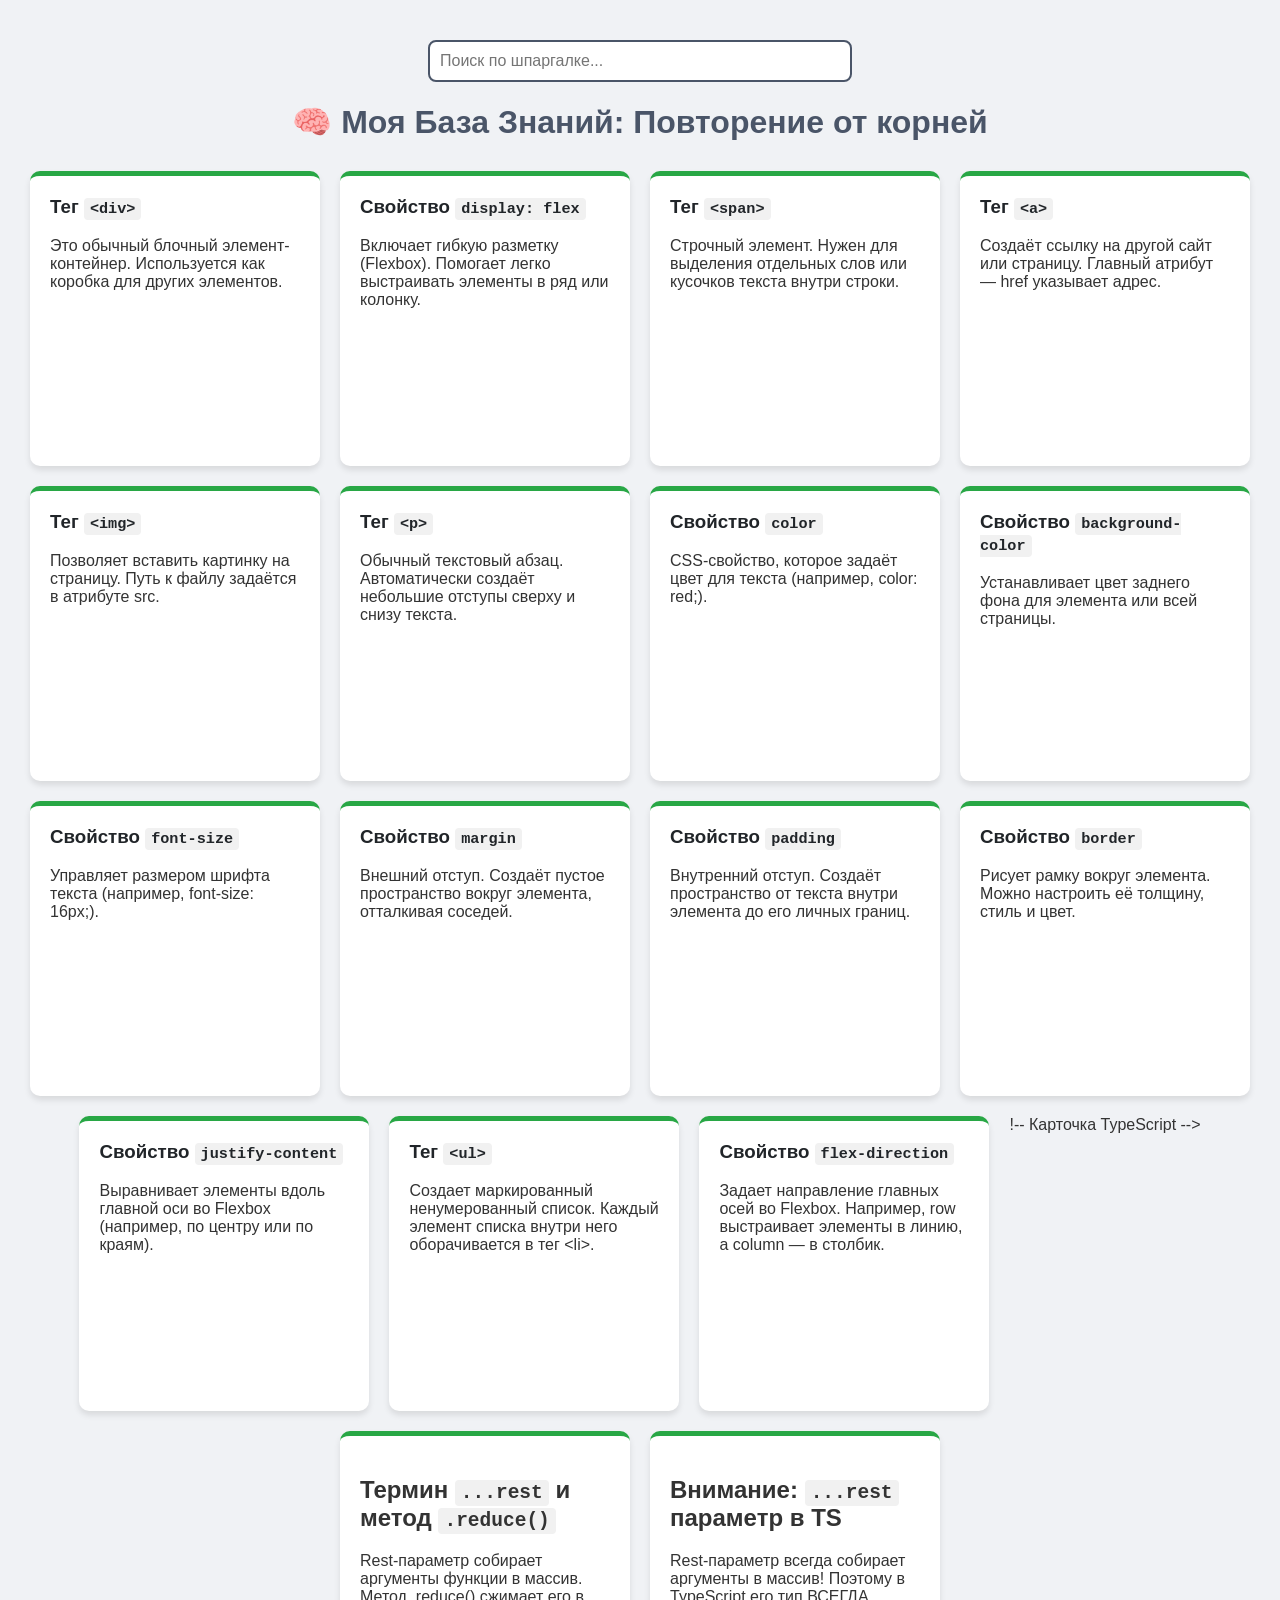
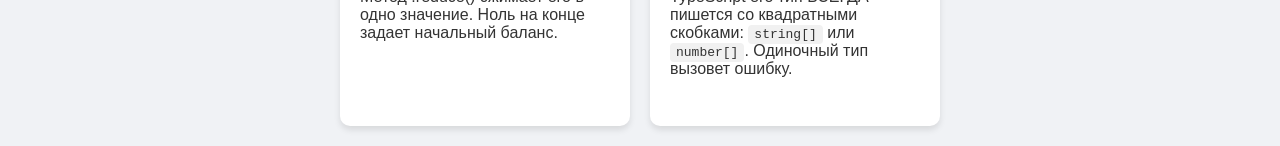
<file: index.html>
<!DOCTYPE html>
<html lang="ru">
<head>
    <meta charset="UTF-8">
    <meta name="viewport" content="width=device-width, initial-scale=1.0">
    <title>Моя Шпаргалка по HTML и CSS</title>
    <link rel="stylesheet" href="style.css">
</head>
<body>
    <input type="text" id="search-input" placeholder="Поиск по шпаргалке..." style="display: block; width: 80%; max-width: 400px; margin: 20px auto; padding: 10px; font-size: 16px; border: 2px solid #4a5568; border-radius: 8px;">


    <h1>🧠 Моя База Знаний: Повторение от корней</h1>

    <div class="container">

        <!-- Карточка 1 -->
        <div class="card">
            <h3>Тег <code>&lt;div&gt;</code></h3>
            <p>Это обычный блочный элемент-контейнер. Используется как коробка для других элементов.</p>
        </div>

        <!-- Карточка 2 -->
        <div class="card">
            <h3>Свойство <code>display: flex</code></h3>
            <p>Включает гибкую разметку (Flexbox). Помогает легко выстраивать элементы в ряд или колонку.</p>
        </div>

        <!-- Карточка 3 -->
        <div class="card">
            <h3>Тег <code>&lt;span&gt;</code></h3>
            <p>Строчный элемент. Нужен для выделения отдельных слов или кусочков текста внутри строки.</p>
        </div>

        <!-- Карточка 4 -->
        <div class="card">
            <h3>Тег <code>&lt;a&gt;</code></h3>
            <p>Создаёт ссылку на другой сайт или страницу. Главный атрибут — href указывает адрес.</p>
        </div>

        <!-- Карточка 5 -->
        <div class="card">
            <h3>Тег <code>&lt;img&gt;</code></h3>
            <p>Позволяет вставить картинку на страницу. Путь к файлу задаётся в атрибуте src.</p>
        </div>

        <!-- Карточка 6 -->
        <div class="card">
            <h3>Тег <code>&lt;p&gt;</code></h3>
            <p>Обычный текстовый абзац. Автоматически создаёт небольшие отступы сверху и снизу текста.</p>
        </div>

        <!-- Карточка 7 -->
        <div class="card">
            <h3>Свойство <code>color</code></h3>
            <p>CSS-свойство, которое задаёт цвет для текста (например, color: red;).</p>
        </div>

        <!-- Карточка 8 -->
        <div class="card">
            <h3>Свойство <code>background-color</code></h3>
            <p>Устанавливает цвет заднего фона для элемента или всей страницы.</p>
        </div>

        <!-- Карточка 9 -->
        <div class="card">
            <h3>Свойство <code>font-size</code></h3>
            <p>Управляет размером шрифта текста (например, font-size: 16px;).</p>
        </div>

        <!-- Карточка 10 -->
        <div class="card">
            <h3>Свойство <code>margin</code></h3>
            <p>Внешний отступ. Создаёт пустое пространство вокруг элемента, отталкивая соседей.</p>
        </div>

        <!-- Карточка 11 -->
        <div class="card">
            <h3>Свойство <code>padding</code></h3>
            <p>Внутренний отступ. Создаёт пространство от текста внутри элемента до его личных границ.</p>
        </div>

        <!-- Карточка 12 -->
        <div class="card">
            <h3>Свойство <code>border</code></h3>
            <p>Рисует рамку вокруг элемента. Можно настроить её толщину, стиль и цвет.</p>
        </div>

        <!-- Карточка 13 -->
        <div class="card">
            <h3>Свойство <code>justify-content</code></h3>
            <p>Выравнивает элементы вдоль главной оси во Flexbox (например, по центру или по краям).</p>
        </div>
    <!-- Карточка для тега ul -->
<div class="card">
  <h3>Тег <code>&lt;ul&gt;</code></h3>
  <p>Создает маркированный ненумерованный список. Каждый элемент списка внутри него оборачивается в тег &lt;li&gt;.</p>
</div>

<!-- Карточка для свойства flex-direction -->
<div class="card">
  <h3>Свойство <code>flex-direction</code></h3>
  <p>Задает направление главных осей во Flexbox. Например, row выстраивает элементы в линию, а column — в столбик.</p>
</div>
!-- Карточка TypeScript -->
        <div class="card">
          <h2>Термин <code>...rest</code> и метод <code>.reduce()</code></h2>
          <p>Rest-параметр собирает аргументы функции в массив. Метод .reduce() сжимает его в одно значение. Ноль на конце задает начальный баланс.</p>
        </div>
        
                <!-- Карточка про ошибку со скобками -->
        <div class="card">
          <h2>Внимание: <code>...rest</code> параметр в TS</h2>
          <p>Rest-параметр всегда собирает аргументы в массив! Поэтому в TypeScript его тип ВСЕГДА пишется со квадратными скобками: <code>string[]</code> или <code>number[]</code>. Одиночный тип вызовет ошибку.</p>
        </div>
    
  </div>
    
<script>
// 1. Находим наше поле ввода и все карточки на странице
const searchInput = document.getElementById('search-input');
const cards = document.querySelectorAll('.card');

// 2. Слушаем каждый клик по клавиатуре в поле ввода
searchInput.addEventListener('input', function() {
  // Переводим введенный текст в нижний регистр, чтобы поиск работал без учета больших букв
  const filter = searchInput.value.toLowerCase();

  // 3. Перебираем каждую карточку на странице по очереди
  cards.forEach(function(card) {
    // Берем весь текст, который написан внутри карточки, и тоже делаем его маленькими буквами
    const cardText = card.textContent.toLowerCase();

    // 4. Если текст из поиска есть в карточке — показываем её, если нет — прячем
    if (cardText.includes(filter)) {
      card.style.style.display = ''; // Показываем карточку
    } else {
      card.style.display = 'none'; // Прячем карточку
    }
  });
});
</script>

</body>
</html>
</file>
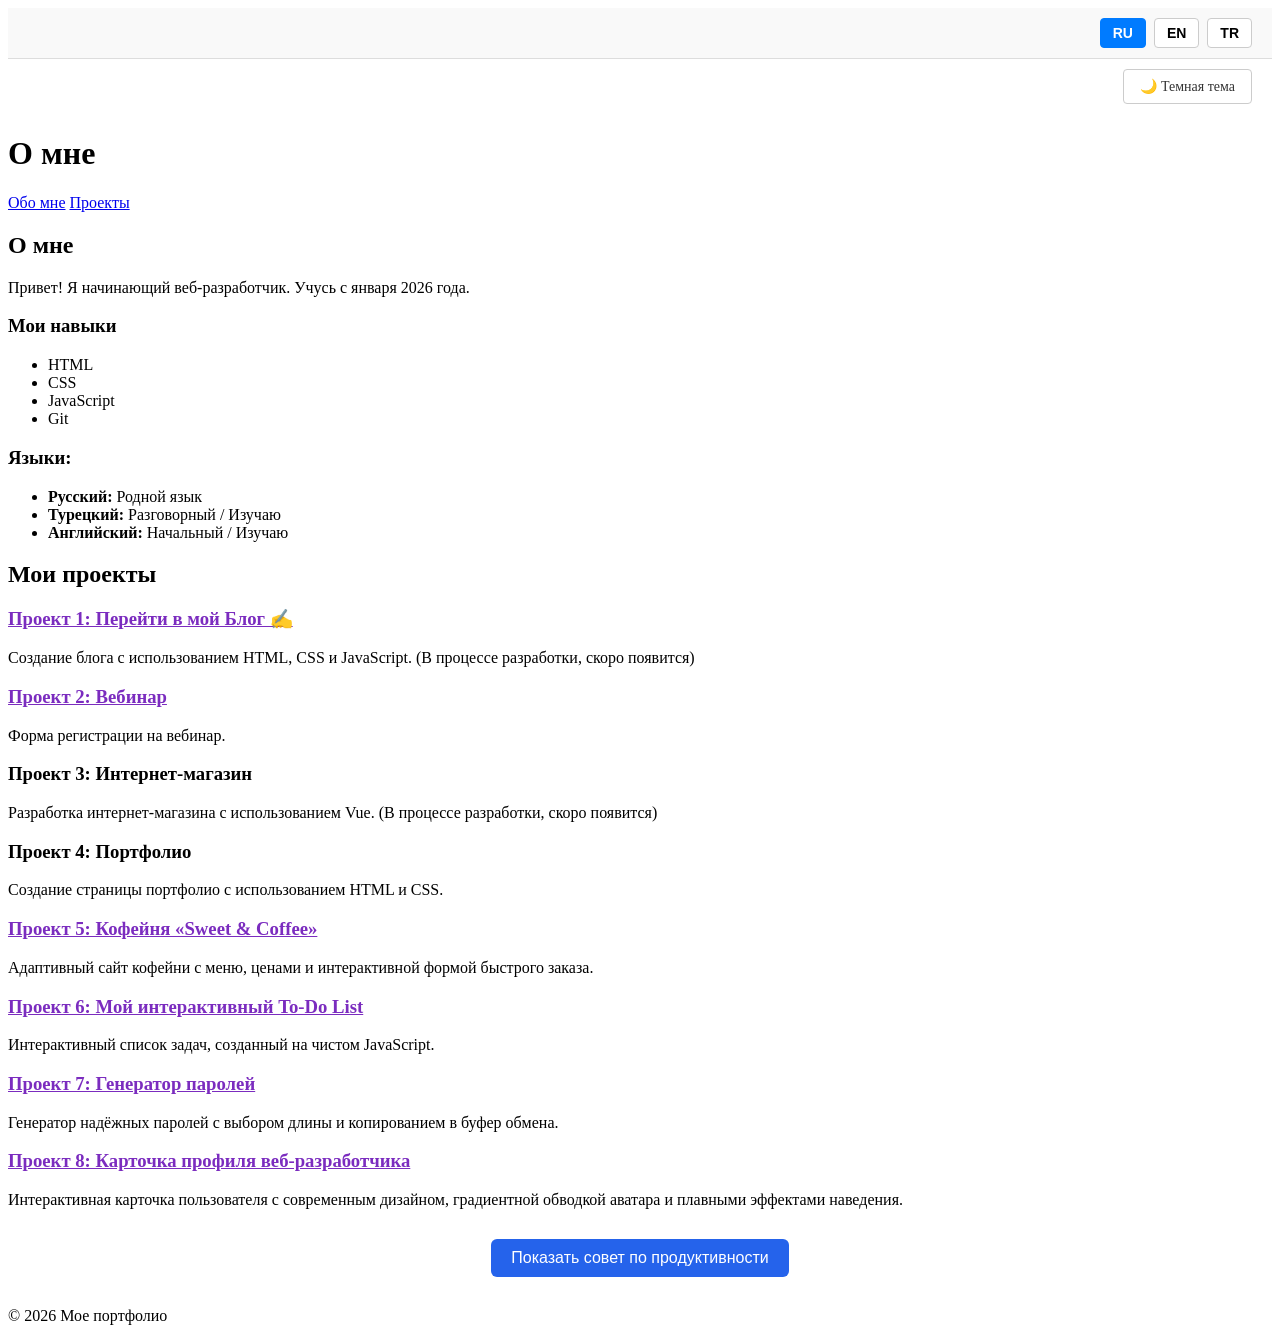
<file: my-projects/index.html>
<!DOCTYPE html>
<html lang="ru">
<head>
    <meta charset="UTF-8">
    <meta name="viewport" content="width=device-width, initial-scale=1.0">
    <title>Мое портфолио</title>
    <link rel="stylesheet" href="style.css">
</head>
<body>

    <!-- Шапка сайта и переключатель языков -->
    <div class="lang-switcher">
        <button onclick="changeLanguage('ru')" class="lang-btn">RU</button>
        <button onclick="changeLanguage('en')" class="lang-btn">EN</button>
        <button onclick="changeLanguage('tr')" class="lang-btn">TR</button>
    </div>
    
<!-- Кнопка переключения темы -->
<div class="theme-container" style="text-align: right; padding: 10px 20px;">
    <button id="theme-toggle" class="theme-btn">🌙 Темная тема</button>
</div>

    <header>
        <h1 data-i18n="about-title">Мое портфолио</h1>

        <nav>
            <a href="#about">Обо мне</a>
            <a href="#projects">Проекты</a>
        </nav>
    </header>

    <!-- Основной блок с информацией -->
    <main id="about">
        <h2 data-i18n="about-title">Обо мне</h2>
        <p data-i18n="about-text">Привет! Я начинающий веб-разработчик. Учусь с января 2026 года.</p>
        
        <h3 data-i18n="skills-title">Мои навыки</h3>
        <ul>
            <li>HTML</li>
            <li>CSS</li>
            <li>JavaScript</li>
            <li>Git</li>
        </ul>

        <h3 data-i18n="languages-title">Языки:</h3>
        <ul>
            <li><strong data-i18n="lang-ru">Русский:</strong> <span data-i18n="lang-ru-desc">Родной язык</span></li>
            <li><strong data-i18n="lang-tr">Турецкий:</strong> <span data-i18n="lang-tr-desc">Разговорный / Изучаю</span></li>
            <li><strong data-i18n="lang-en">Английский:</strong> <span data-i18n="lang-en-desc">Начальный / Изучаю</span></li>
        </ul>
    </main>

    <!-- Раздел с проектами -->
    <section id="projects">
        <h2 data-i18n="projects-title">Мои проекты</h2>

        <article>
            <h3><a href="blog.html" data-i18n="proj-1-title">Проект 1: Перейти в мой Блог ✍️</a></h3>
            <p data-i18n="proj-1-desc">Создание блога с использованием HTML, CSS и JavaScript. (В процессе разработки, скоро появится)</p>
        </article>

        <article>
            <h3><a href="webinar.html" data-i18n="proj-2-title">Проект 2: Вебинар</a></h3>
            <p data-i18n="proj-2-desc">Форма регистрации на вебинар.</p>
        </article>

        <article>
            <h3><span data-i18n="proj-3-title">Проект 3: Интернет-магазин</span></h3>
            <p data-i18n="proj-3-desc">Разработка internet-магазина с использованием Vue. (В процессе разработки, скоро появится)</p>
        </article>

        <article>
            <h3><span data-i18n="proj-4-title">Проект 4: Портфолио</span></h3>
            <p data-i18n="proj-4-desc">Создание страницы портфолио с использованием HTML и CSS.</p>
        </article>

        <article>
            <h3><a href="coffee.html" data-i18n="proj-5-title">Проект 5: Кофейня «Sweet & Coffee»</a></h3>
            <p data-i18n="proj-5-desc">Адаптивный сайт кофейни с меню, ценами и интерактивной формой быстрого заказа.</p>
        </article>
        <article>
           <h3><a href="todo.html" data-i18n="proj-6-title">Проект 6: Мой интерактивный To-Do List</a></h3>
           <p data-i18n="proj-6-desc">Интерактивный список задач, созданный на чистом JavaScript.</p>
       </article>
        <article>
           <h3><a href="password.html" data-i18n="proj-7-title">Проект 7: Генератор паролей</a></h3>
          <p data-i18n="proj-7-desc">Генератор надёжных паролей с выбором длины и копированием в буфер обмена.</p>
       </article>
        <article>
<h3><a href="profile.html" data-i18n="proj-8-title">Проект 8: Карточка профиля веб-разработчика</a></h3>
<p data-i18n="proj-8-desc">Интерактивная карточка пользователя с современным дизайном, градиентной обводкой аватара и плавными эффектами наведения.</p>
        </article>

    </section>

    <!-- Подвал сайта -->
    <div style="text-align: center; margin: 30px 0;">
        <button id="magicBtn" style="background-color: #2563eb; color: #ffffff; border: none; padding: 10px 20px; font-size: 1rem; font-weight: 500; border-radius: 6px; cursor: pointer;">
            Показать совет по продуктивности
        </button>
        <p id="magicMessage" style="margin-top: 15px; font-size: 1rem; color: #000000; font-style: italic; font-weight: bold;"></p>
    </div>

    <footer>
        <p>&copy; 2026 Мое портфолио</p>
    </footer>

    <!-- Подключаем JavaScript файл -->
    <script src="script.js"></script>
</body>
</html>
</file>
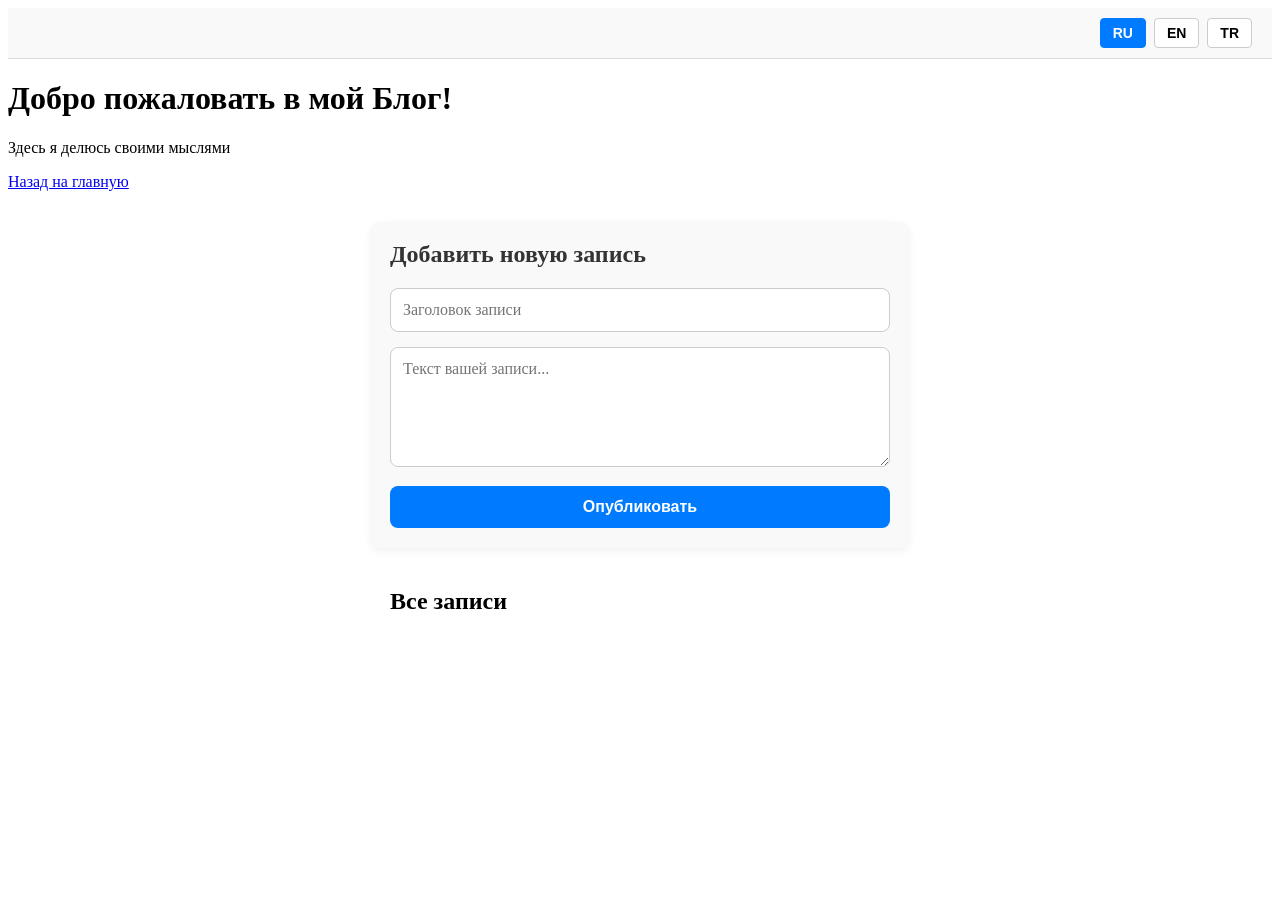
<file: my-projects/blog.html>
<!DOCTYPE html>
<html lang="ru">
<head>
    <meta charset="UTF-8">
    <meta name="viewport" content="width=device-width, initial-scale=1.0">
    <title>Мой Личный Блог</title>
    <link rel="stylesheet" href="style.css">
</head>
<body>

    <!-- Переключатель языков на странице блога -->
    <div class="lang-switcher">
        <button onclick="changeLanguage('ru')" class="lang-btn">RU</button>
        <button onclick="changeLanguage('en')" class="lang-btn">EN</button>
        <button onclick="changeLanguage('tr')" class="lang-btn">TR</button>
    </div>

    <header>
        <h1 data-i18n="blog-welcome">Добро пожаловать в мой блог! ✍️</h1>
        <p data-i18n="blog-subtitle">Здесь я делюсь своими мыслями и успехами в IT.</p>
        <a href="index.html" class="btn" data-i18n="blog-back">Назад на главную</a>
    </header>

    <main>
        <!-- Форма для добавления нового поста -->
        <section class="form-section">
            <h2 data-i18n="blog-add-title">Добавить новую запись</h2>
            <form id="blog-form">
                <input type="text" id="post-title" data-i18n="blog-placeholder-title" placeholder="Заголовок статьи" required>
                <textarea id="post-text" data-i18n="blog-placeholder-text" placeholder="Текст вашей статьи..." rows="5" required></textarea>
                <button type="submit" data-i18n="blog-publish-btn">Опубликовать</button>
            </form>
        </section>

        <!-- Лента, куда будут добавляться посты -->
        <section class="posts-section">
            <h2 data-i18n="blog-all-posts">Все записи</h2>
            <div id="posts-container">
                <!-- Сюда JavaScript будет вставлять наши посты -->
            </div>
        </section>
    </main>

    <!-- Подключаем JavaScript файл -->
    <script src="script.js"></script>
</body>
</html>
</file>
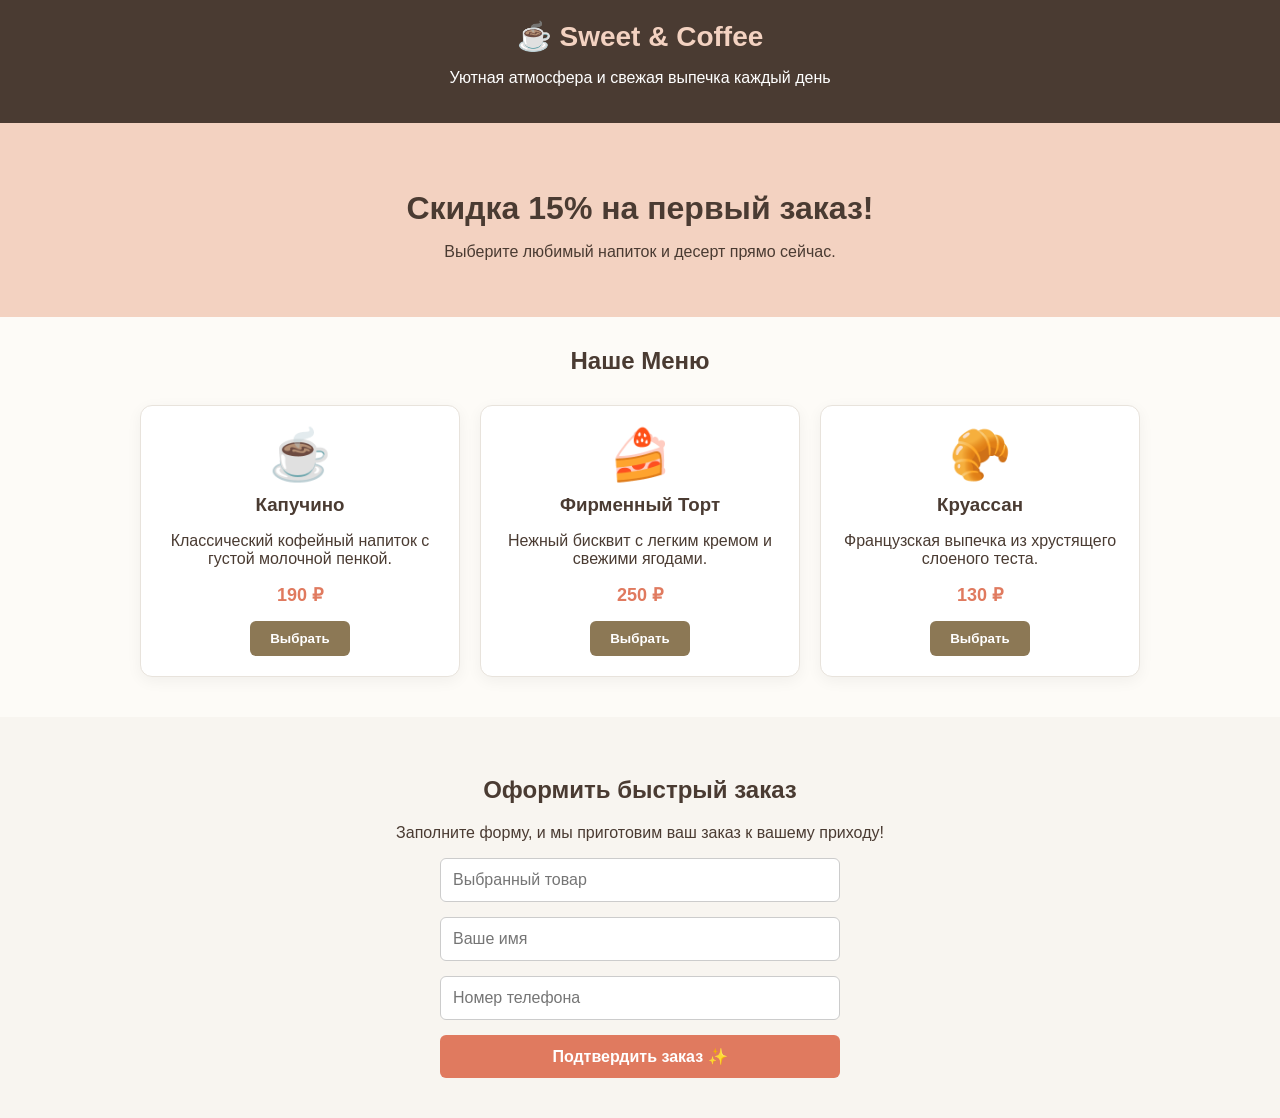
<file: my-projects/coffee.html>
<!DOCTYPE html>
<html lang="ru">
<head>
    <meta charset="UTF-8">
    <meta name="viewport" content="width=device-width, initial-scale=1.0">
    <title>Sweet & Coffee | Кофейня у дома</title>
    <!-- CSS СТИЛИ (Дизайн кофейни в теплых тонах) -->
    <style>
        body {
            font-family: 'Segoe UI', Tahoma, Geneva, Verdana, sans-serif;
            margin: 0;
            padding: 0;
            background-color: #fdfbf7;
            color: #4a3b32;
        }

        /* Шапка сайта (Header) */
        header {
            background-color: #4a3b32;
            color: #fff;
            padding: 20px;
            text-align: center;
        }

        header h1 {
            margin: 0;
            font-size: 28px;
            color: #f3d2c1;
        }

        /* Главный блок (Промо) */
        .hero {
            text-align: center;
            padding: 40px 20px;
            background-color: #f3d2c1;
        }

        .hero h2 {
            font-size: 32px;
            margin-bottom: 10px;
        }

        /* Сетка товаров (Меню) */
        .container {
            max-width: 1000px;
            margin: 30px auto;
            padding: 0 20px;
        }

        .menu-grid {
            display: grid;
            grid-template-columns: repeat(auto-fit, minmax(250px, 1fr));
            gap: 20px;
        }

        .product-card {
            background: white;
            padding: 20px;
            border-radius: 12px;
            box-shadow: 0 4px 15px rgba(0,0,0,0.05);
            text-align: center;
            border: 1px solid #e8e3dc;
        }

        .product-card h3 {
            margin: 10px 0;
            color: #4a3b32;
        }

        .price {
            font-size: 18px;
            font-weight: bold;
            color: #e07a5f;
            margin-bottom: 15px;
        }

        .btn-buy {
            background-color: #8c7855;
            color: white;
            border: none;
            padding: 10px 20px;
            border-radius: 6px;
            cursor: pointer;
            font-weight: bold;
            transition: background 0.2s;
        }

        .btn-buy:hover {
            background-color: #4a3b32;
        }

        /* Секция заказа (Форма) */
        .order-section {
            background-color: #f8f5f0;
            padding: 40px 20px;
            text-align: center;
            margin-top: 40px;
        }

        form {
            max-width: 400px;
            margin: 0 auto;
            display: flex;
            flex-direction: column;
            gap: 15px;
        }

        input {
            padding: 12px;
            border: 1px solid #ccc;
            border-radius: 6px;
            font-size: 16px;
        }

        .btn-submit {
            background-color: #e07a5f;
            color: white;
            border: none;
            padding: 12px;
            font-size: 16px;
            font-weight: bold;
            border-radius: 6px;
            cursor: pointer;
        }

        .btn-submit:hover {
            background-color: #c96449;
        }

        /* Всплывающее уведомление об успехе */
        #success-msg {
            display: none;
            color: #2b9348;
            font-weight: bold;
            margin-top: 15px;
        }
    </style>
</head>
<body>

    <!-- 1. ШАПКА -->
    <header>
        <h1>☕ Sweet & Coffee</h1>
        <p>Уютная атмосфера и свежая выпечка каждый день</p>
    </header>

    <!-- 2. ГЛАВНЫЙ БЛОК -->
    <section class="hero">
        <h2>Скидка 15% на первый заказ!</h2>
        <p>Выберите любимый напиток и десерт прямо сейчас.</p>
    </section>

    <!-- 3. МЕНЮ ТОВАРОВ -->
    <main class="container">
        <h2 style="text-align: center; margin-bottom: 30px;">Наше Меню</h2>
        
        <div class="menu-grid">
            <!-- Товар 1 -->
            <div class="product-card">
                <div style="font-size: 50px;">☕</div>
                <h3>Капучино</h3>
                <p>Классический кофейный напиток с густой молочной пенкой.</p>
                <div class="price">190 ₽</div>
                <button class="btn-buy" onclick="selectProduct('Капучино')">Выбрать</button>
            </div>

            <!-- Товар 2 -->
            <div class="product-card">
                <div style="font-size: 50px;">🍰</div>
                <h3>Фирменный Торт</h3>
                <p>Нежный бисквит с легким кремом и свежими ягодами.</p>
                <div class="price">250 ₽</div>
                <button class="btn-buy" onclick="selectProduct('Фирменный Торт')">Выбрать</button>
            </div>

            <!-- Товар 3 -->
            <div class="product-card">
                <div style="font-size: 50px;">🥐</div>
                <h3>Круассан</h3>
                <p>Французская выпечка из хрустящего слоеного теста.</p>
                <div class="price">130 ₽</div>
                <button class="btn-buy" onclick="selectProduct('Круассан')">Выбрать</button>
            </div>
        </div>
    </main>

    <!-- 4. ФОРМА ОФОРМЛЕНИЯ ЗАКАЗА -->
    <section class="order-section">
        <h2>Оформить быстрый заказ</h2>
        <p>Заполните форму, и мы приготовим ваш заказ к вашему приходу!</p>

        <form id="orderForm">
            <!-- Поле с выбранным товаром заполнится автоматически через JS -->
            <input type="text" id="productInput" placeholder="Выбранный товар" readonly required>
            <input type="text" id="nameInput" placeholder="Ваше имя" required>
            <input type="tel" id="phoneInput" placeholder="Номер телефона" required>
            
            <button type="submit" class="btn-submit">Подтвердить заказ ✨</button>
            
            <div id="success-msg">Заказ успешно оформлен! Мы свяжемся с вами.</div>
        </form>
    </section>

    <!-- JAVASCRIPT ЛОГИКА (Интерактив сайта) -->
    <script>
        const productInput = document.getElementById('productInput');
        const orderForm = document.getElementById('orderForm');
        const successMsg = document.getElementById('success-msg');

        // Функция 1: Когда пользователь нажимает кнопку «Выбрать» на карточке товара
        function selectProduct(productName) {
            productInput.value = productName; // Подставляем имя товара в форму автоматически
            
            // Плавно прокручиваем страницу вниз к форме заказа
            productInput.scrollIntoView({ behavior: 'smooth' });
        }

        // Функция 2: Обработка отправки формы заказа
        orderForm.addEventListener('submit', function(event) {
            event.preventDefault(); // Останавливаем перезагрузку страницы при отправке формы

            // Получаем данные, которые ввел пользователь
            const name = document.getElementById('nameInput').value;
            const phone = document.getElementById('phoneInput').value;
            const product = productInput.value;

            // Лог в консоль браузера для проверки разработчиком
            console.log(`Новый заказ! Клиент: ${name}, Телефон: ${phone}, Товар: ${product}`);

            // Показываем сообщение об успешном заказе
            successMsg.style.display = 'block';

            // Очищаем форму через 3 секунды (3000 миллисекунд)
            setTimeout(() => {
                orderForm.reset();
                successMsg.style.display = 'none';
            }, 3000);
        });
    </script>
</body>
</html>
</file>
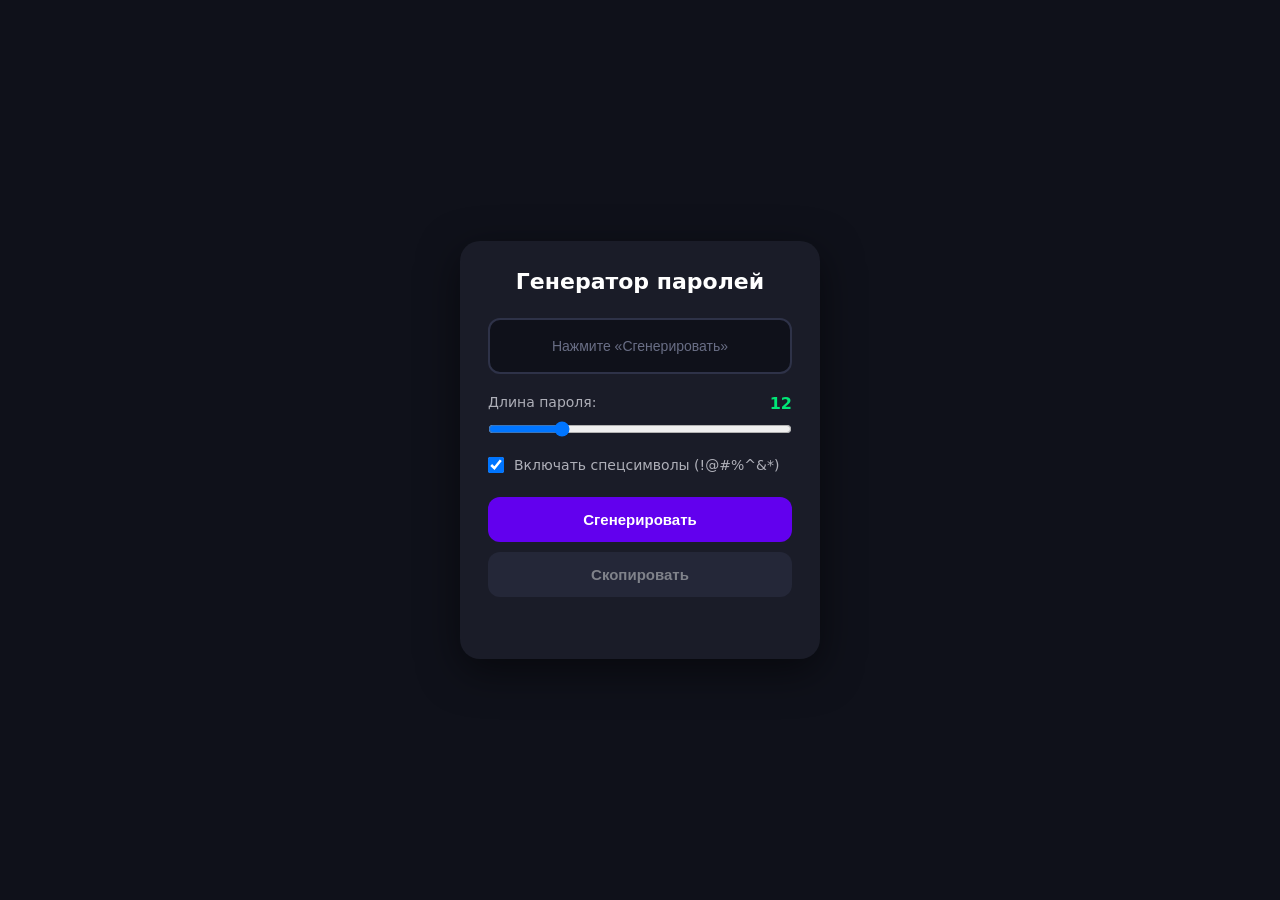
<file: my-projects/password.html>
<!DOCTYPE html>
<html lang="ru">
<head>
    <meta charset="UTF-8">
    <meta name="viewport" content="width=device-width, initial-scale=1.0">
    <title>Генератор Безопасных Паролей</title>
    <link rel="stylesheet" href="password-style.css">
</head>
<body>
    <div class="app">
        <h1>Генератор паролей</h1>
        
        <div class="out-box">
            <span id="pass" class="placeholder">Нажмите «Сгенерировать»</span>
        </div>

        <div class="controls">
            <div class="range-info">
                <label for="len">Длина пароля:</label>
                <b id="lenVal">12</b>
            </div>
            <input id="len" type="range" min="6" max="32" value="12"/>
            
            <label class="chk">
                <input id="sym" type="checkbox" checked/> 
                <span>Включать спецсимволы (!@#%^&*)</span>
            </label>
        </div>

        <div class="buttons-group">
            <button id="gen" class="btn-primary">Сгенерировать</button>
            <button id="copy" class="btn-secondary" disabled>Скопировать</button>
        </div>

        <p id="hint" class="hint"></p>
    </div>
    <script src="password-script.js"></script>
</body>
</html>
</file>
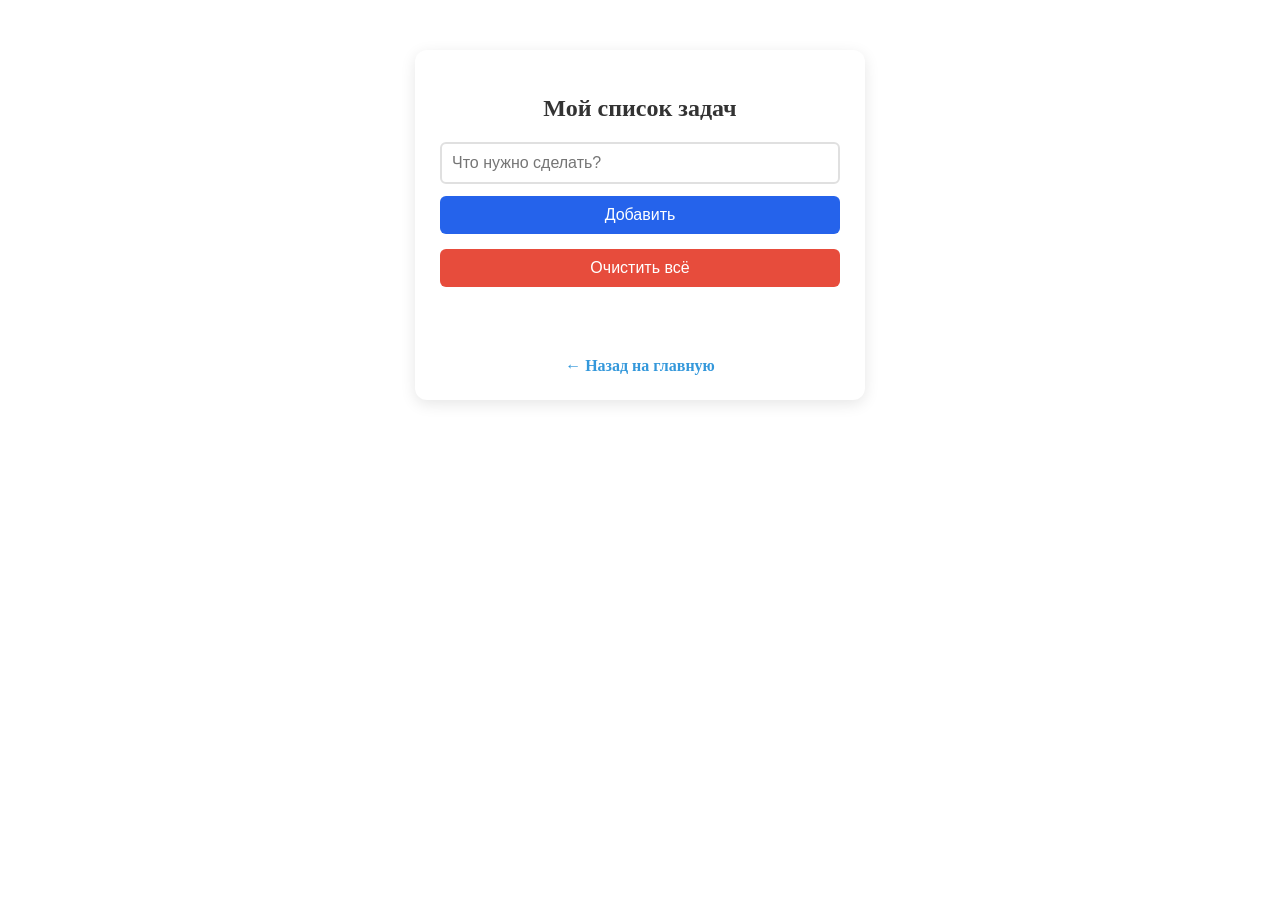
<file: my-projects/todo.html>
<!DOCTYPE html>
<html lang="ru">
<head>
    <meta charset="UTF-8">
    <meta name="viewport" content="width=device-width, initial-scale=1.0">
    <title>Мой To-Do List</title>
    <link rel="stylesheet" href="style.css"> <!-- Используем тот же или новый CSS -->
</head>
<body>
    <div class="todo-app">
        <h2>Мой список задач</h2>
        <input type="text" id="taskInput" placeholder="Что нужно сделать?">
        <button id="addBtn">Добавить</button>
        <button id="clearAllBtn" style="background-color: #e74c3c;">Очистить всё</button>
        <ul id="taskList"></ul>
        <br>
        <a href="index.html" style="color: #3498db; text-decoration: none;">← Назад на главную</a>
    </div>
    <script src="todo.js"></script>
</body>
</html>
</file>
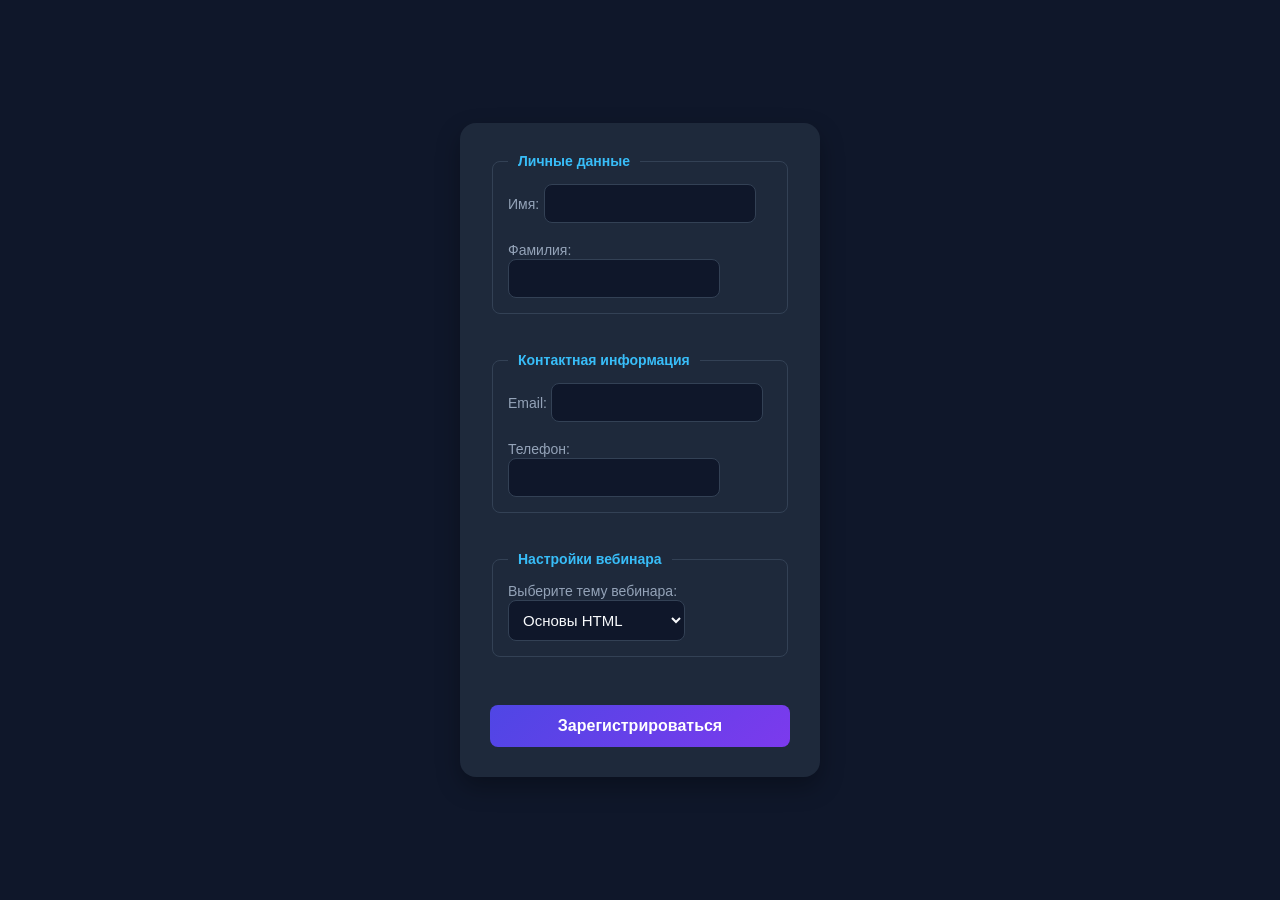
<file: my-projects/webinar.html>
<!DOCTYPE html>
<html lang="ru">
<head>
    <meta charset="UTF-8">
    <meta name="viewport" content="width=device-width, initial-scale=1.0">
    <title>Форма регистрации на вебинар</title>
<style>
  body {
    margin: 0; padding: 0;
    font-family: 'Segoe UI', sans-serif;
    background-color: #0f172a; color: #f8fafc;
    display: flex; justify-content: center; align-items: center;
    min-height: 100vh;
  }
  form {
    background-color: #1e293b; padding: 30px;
    border-radius: 16px; box-shadow: 0 10px 25px rgba(0,0,0,0.3);
    width: 90%; max-width: 360px; box-sizing: border-box;
  }
  fieldset {
    border: 1px solid #334155; border-radius: 8px;
    margin-bottom: 20px; padding: 15px;
  }
  legend {
    font-weight: 600; color: #38bdf8; padding: 0 10px; font-size: 14px;
  }
  form div {
    margin-bottom: 15px; display: flex; flex-direction: column;
  }
  label {
    font-size: 14px; margin-bottom: 6px; color: #94a3b8;
  }
  input[type="text"], input[type="email"], input[type="tel"], select {
    background-color: #0f172a; border: 1px solid #334155;
    border-radius: 8px; padding: 10px; color: #f8fafc;
    font-size: 15px; outline: none;
  }
  input:focus, select:focus {
    border-color: #6366f1; box-shadow: 0 0 0 3px rgba(99, 102, 241, 0.2);
  }
  button, input[type="submit"] {
    width: 100%; background: linear-gradient(135deg, #4f46e5 0%, #7c3aed 100%);
    color: white; border: none; border-radius: 8px; padding: 12px;
    font-size: 16px; font-weight: 600; cursor: pointer; margin-top: 10px;
  }
</style>

</head>
<body>

    <!-- Шаг 1: Структура формы -->
    <!-- Форма будет отправлять данные на register.php методом POST -->
    <form action="register.php" method="POST">

        <!-- Шаг 2: Личные данные -->
        <fieldset>
            <legend>Личные данные</legend>

            <!-- Поле для имени -->
            <label for="first_name">Имя:</label>
            <input type="text" id="first_name" name="first_name" required>
            <br><br>

            <!-- Поле для фамилии -->
            <label for="last_name">Фамилия:</label>
            <input type="text" id="last_name" name="last_name" required>
        </fieldset>

        <br>

        <!-- Шаг 3: Контактная информация -->
        <!-- Здесь мы добавляем поля для email и телефона -->
        <fieldset>
            <legend>Контактная информация</legend>

            <!-- Поле для email (обязательно) -->
            <label for="email">Email:</label>
            <input type="email" id="email" name="email" required>
            <br><br>

            <!-- Поле для телефона (необязательно) -->
            <label for="phone">Телефон:</label>
            <input type="text" id="phone" name="phone">
        </fieldset>

        <br>

        <!-- Шаг 4: Настройки вебинара -->
        <!-- Здесь пользователь выбирает тему -->
        <fieldset>
            <legend>Настройки вебинара</legend>

            <!-- Выпадающий список -->
            <label for="topic">Выберите тему вебинара:</label>
            <select id="topic" name="topic">
                <option value="html">Основы HTML</option>
                <option value="css">Стили CSS</option>
                <option value="js">Базовый JavaScript</option>
            </select>
        </fieldset>

        <br>

        <!-- Шаг 5: Кнопка отправки -->
        <!-- Кнопка, которая отправляет форму -->
        <button type="submit">Зарегистрироваться</button>

    </form>

</body>
</html>
</file>
<file: style.css>
body {
            font-family: 'Arial', sans-serif;
            background-color: #f0f2f5;
            color: #333;
            padding: 20px;
            margin: 0;
        }
        h1 {
            text-align: center;
            color: #4a5568;
        }
        .container {
            display: flex;
            flex-wrap: wrap;
            gap: 20px;
            justify-content: center;
            margin-top: 30px;
        }
        .card {
            background: white;
            border-radius: 10px;
            padding: 20px;
            width: 250px;
            box-shadow: 0 4px 6px rgba(0,0,0,0.1);
            border-top: 5px solid #28a745;
            height: 250px;
            overflow-y: auto;
        }
        .card h3 {
            margin-top: 0;
            color: #212529;
        }
        .card code {
            background-color: #f1f1f1;
            padding: 2px 6px;
            border-radius: 4px;
            font-family: monospace;
        }
</file>
<file: my-projects/style.css>
/* --- СТИЛИ ДЛЯ СТРАНИЦЫ БЛОГА --- */

.form-section {
    max-width: 500px;
    margin: 30px auto;
    padding: 20px;
    background-color: #f9f9f9;
    border-radius: 12px;
    box-shadow: 0 4px 10px rgba(0, 0, 0, 0.05);
}

.form-section h2 {
    margin-top: 0;
    color: #333;
    font-size: 1.5rem;
}

#blog-form input, 
#blog-form textarea {
    width: 100%;
    padding: 12px;
    margin-bottom: 15px;
    border: 1px solid #ccc;
    border-radius: 8px;
    font-family: inherit;
    font-size: 1rem;
    box-sizing: border-box;
    outline: none;
    transition: border-color 0.3s;
}

#blog-form input:focus, 
#blog-form textarea:focus {
    border-color: #007bff;
}

#blog-form textarea {
    min-height: 120px;
    resize: vertical;
}

#blog-form button {
    width: 100%;
    padding: 12px;
    background-color: #007bff;
    color: white;
    border: none;
    border-radius: 8px;
    font-size: 1rem;
    font-weight: bold;
    cursor: pointer;
    transition: background-color 0.3s, transform 0.1s;
}

#blog-form button:hover {
    background-color: #0056b3;
}

#blog-form button:active {
    transform: scale(0.98);
}

/* --- СТИЛИ ДЛЯ ЛЕНТЫ ПОСТОВ --- */
.posts-section {
    max-width: 500px;
    margin: 40px auto;
}

.post {
    background: white;
    padding: 20px;
    margin-bottom: 20px;
    border-radius: 12px;
    border: 1px solid #eef2f5;
    box-shadow: 0 2px 8px rgba(0, 0, 0, 0.04);
}

.post h3 {
    margin-top: 0;
    margin-bottom: 10px;
    color: #222;
}

.post p {
    color: #555;
    line-height: 1.6;
    margin: 0;
}
/* Кнопка удаления внутри поста */
.delete-btn {
    background-color: #ff4d4d;
    color: white;
    border: none;
    border-radius: 6px;
    padding: 6px 12px;
    font-size: 0.85rem;
    cursor: pointer;
    margin-top: 10px;
    transition: background-color 0.2s;
}

.delete-btn:hover {
    background-color: #e60000;
}

/* Кнопки переключения языков */
.lang-switcher {
    display: flex;
    gap: 8px;
    justify-content: flex-end;
    padding: 10px 20px;
    background-color: #f9f9f9;
    border-bottom: 1px solid #ddd;
}

.lang-btn {
    background: #ffffff;
    border: 1px solid #ccc;
    padding: 6px 12px;
    cursor: pointer;
    border-radius: 4px;
    font-weight: bold;
    font-size: 14px;
    transition: all 0.2s ease;
}

.lang-btn:hover {
    background: #f0f0f0;
}

.lang-btn.active {
    background: #007bff;
    color: white;
    border-color: #007bff;
}

/* Плавный переход для всех элементов */
body {
    transition: background-color 0.5s ease, color 0.5s ease;
}

/* Стили для темной темы */
body.dark-theme {
    background-color: #121214; /* Глубокий графитовый цвет */
    color: #F3F4F6;            /* Мягкий белый текст */
}

/* Ярко-розовые ссылки, которые теперь не будут фиолетовыми! 🌸 */
body.dark-theme a {
    color: #FF69B4 !important; /* Насыщенный розовый цвет */
    text-decoration: none !important;
    border-bottom: 1px dashed #FF69B4; 
    transition: color 0.3s ease;
}

/* Эффект при наведении */
body.dark-theme a:hover {
    color: #FFB6C1 !important; /* Нежно-розовый при нажатии */
    border-bottom: 1px solid #FFB6C1;
}


/* Стили для самой кнопки */
.theme-btn {
    padding: 8px 16px;
    font-size: 14px;
    font-family: inherit;
    border: 1px solid #ccc;
    border-radius: 4px;
    background-color: #ffffff;
    color: #333333;
    cursor: pointer;
    transition: all 0.3s ease;
}

/* Вид кнопки, когда включена темная тема */
body.dark-theme .theme-btn {
    background-color: #333333;
    color: #ffffff;
    border-color: #555555;
}

/* === СТИЛИ ДЛЯ СТРАНИЦЫ TO-DO LIST === */
.todo-app {
    max-width: 400px;
    margin: 50px auto;
    padding: 25px;
    background: #ffffff;
    border-radius: 12px;
    box-shadow: 0 4px 15px rgba(0, 0, 0, 0.1);
    text-align: center;
    display: flex;
flex-direction: column;
align-items: center;
 font-family: inherit;
}

/* Стили для заголовка */
.todo-app h2 {
    color: #333333;
    margin-bottom: 20px;
}

/* Поле ввода */
#taskInput {
    width: 100%;
      padding: 10px;
    border: 2px solid #e0e0e0;
    border-radius: 6px;
    font-size: 1rem;
    outline: none;
    transition: border-color 0.3s;
    box-sizing: border-box;

}

#taskInput:focus {
    border-color: #2563eb; /* Синий фокус при клике */
}

/* Общие стили для кнопок */
.todo-app button {
    padding: 10px 15px;
    border: none;
    border-radius: 6px;
    font-size: 1rem;
    cursor: pointer;
    transition: background 0.3s, transform 0.1s;
}

/* Кнопка "Добавить" */
#addBtn {
    background-color: #2563eb;
    color: white;
    margin-top: 12px;
    width: 100%;
    box-sizing: border-box;

}

#addBtn:hover {
    background-color: #1d4ed8;
}

/* Кнопка "Очистить всё" */
#clearAllBtn {
    display: block;
    width: 100%;
    margin-top: 15px;
    background-color: #ef4444; /* Приятный красный цвет вместо резкого */
    color: white;
}

#clearAllBtn:hover {
    background-color: #dc2626;
}

/* Кнопка активного действия при нажатии */
.todo-app button:active {
    transform: scale(0.98);
}

/* Ссылка возврата на главную */
.todo-app a {
    display: inline-block;
    margin-top: 20px;
    text-decoration: none;
    font-weight: bold;
}
article h3 a, 
article h3 a:visited {
    color: #7b2cbf !important;
}
</file>
<file: my-projects/password-style.css>
* {
    box-sizing: border-box;
    margin: 0;
    padding: 0;
}

body {
    font-family: 'Segoe UI', system-ui, -apple-system, sans-serif;
    background: #0f111a;
    color: #e4e7eb;
    display: flex;
    min-height: 100vh;
    align-items: center;
    justify-content: center;
    padding: 20px;
}

.app {
    width: 100%;
    max-width: 360px;
    padding: 28px;
    background: #1a1c28;
    border-radius: 20px;
    box-shadow: 0 12px 40px rgba(0, 0, 0, 0.5);
    text-align: center;
}

h1 {
    font-size: 22px;
    font-weight: 600;
    margin-bottom: 24px;
    color: #fff;
}

.out-box {
    background: #0f111a;
    border: 2px solid #2e3248;
    border-radius: 12px;
    padding: 16px;
    font-size: 16px;
    font-family: 'Courier New', Courier, monospace;
    font-weight: bold;
    min-height: 56px;
    margin-bottom: 20px;
    word-break: break-all;
    display: flex;
    align-items: center;
    justify-content: center;
}

.placeholder {
    color: #696e85;
    font-family: sans-serif;
    font-size: 14px;
    font-weight: normal;
}

.controls {
    text-align: left;
    margin-bottom: 24px;
}

.range-info {
    display: flex;
    justify-content: space-between;
    margin-bottom: 8px;
    font-size: 14px;
    color: #aeafb8;
}

#lenVal {
    color: #00e676;
    font-size: 16px;
}

input[type=range] {
    width: 100%;
    margin-bottom: 20px;
    cursor: pointer;
}

.chk {
    display: flex;
    gap: 10px;
    align-items: center;
    font-size: 14px;
    color: #aeafb8;
    cursor: pointer;
    user-select: none;
}

.chk input {
    width: 16px;
    height: 16px;
    cursor: pointer;
}

.buttons-group {
    display: flex;
    flex-direction: column;
    gap: 10px;
}

button {
    width: 100%;
    padding: 14px;
    border: 0;
    border-radius: 12px;
    font-size: 15px;
    font-weight: 600;
    cursor: pointer;
    transition: all 0.2s ease;
}

.btn-primary {
    background: #6200ee;
    color: #fff;
}

.btn-primary:hover {
    background: #7722ff;
}

.btn-secondary {
    background: #2e3248;
    color: #e4e7eb;
}

.btn-secondary:hover:not(:disabled) {
    background: #3f4463;
}

button:disabled {
    opacity: 0.5;
    cursor: not-allowed;
}

button:active:not(:disabled) {
    transform: scale(0.98);
}

.hint {
    margin-top: 16px;
    font-size: 13px;
    color: #aeafb8;
    min-height: 18px;
}
</file>
